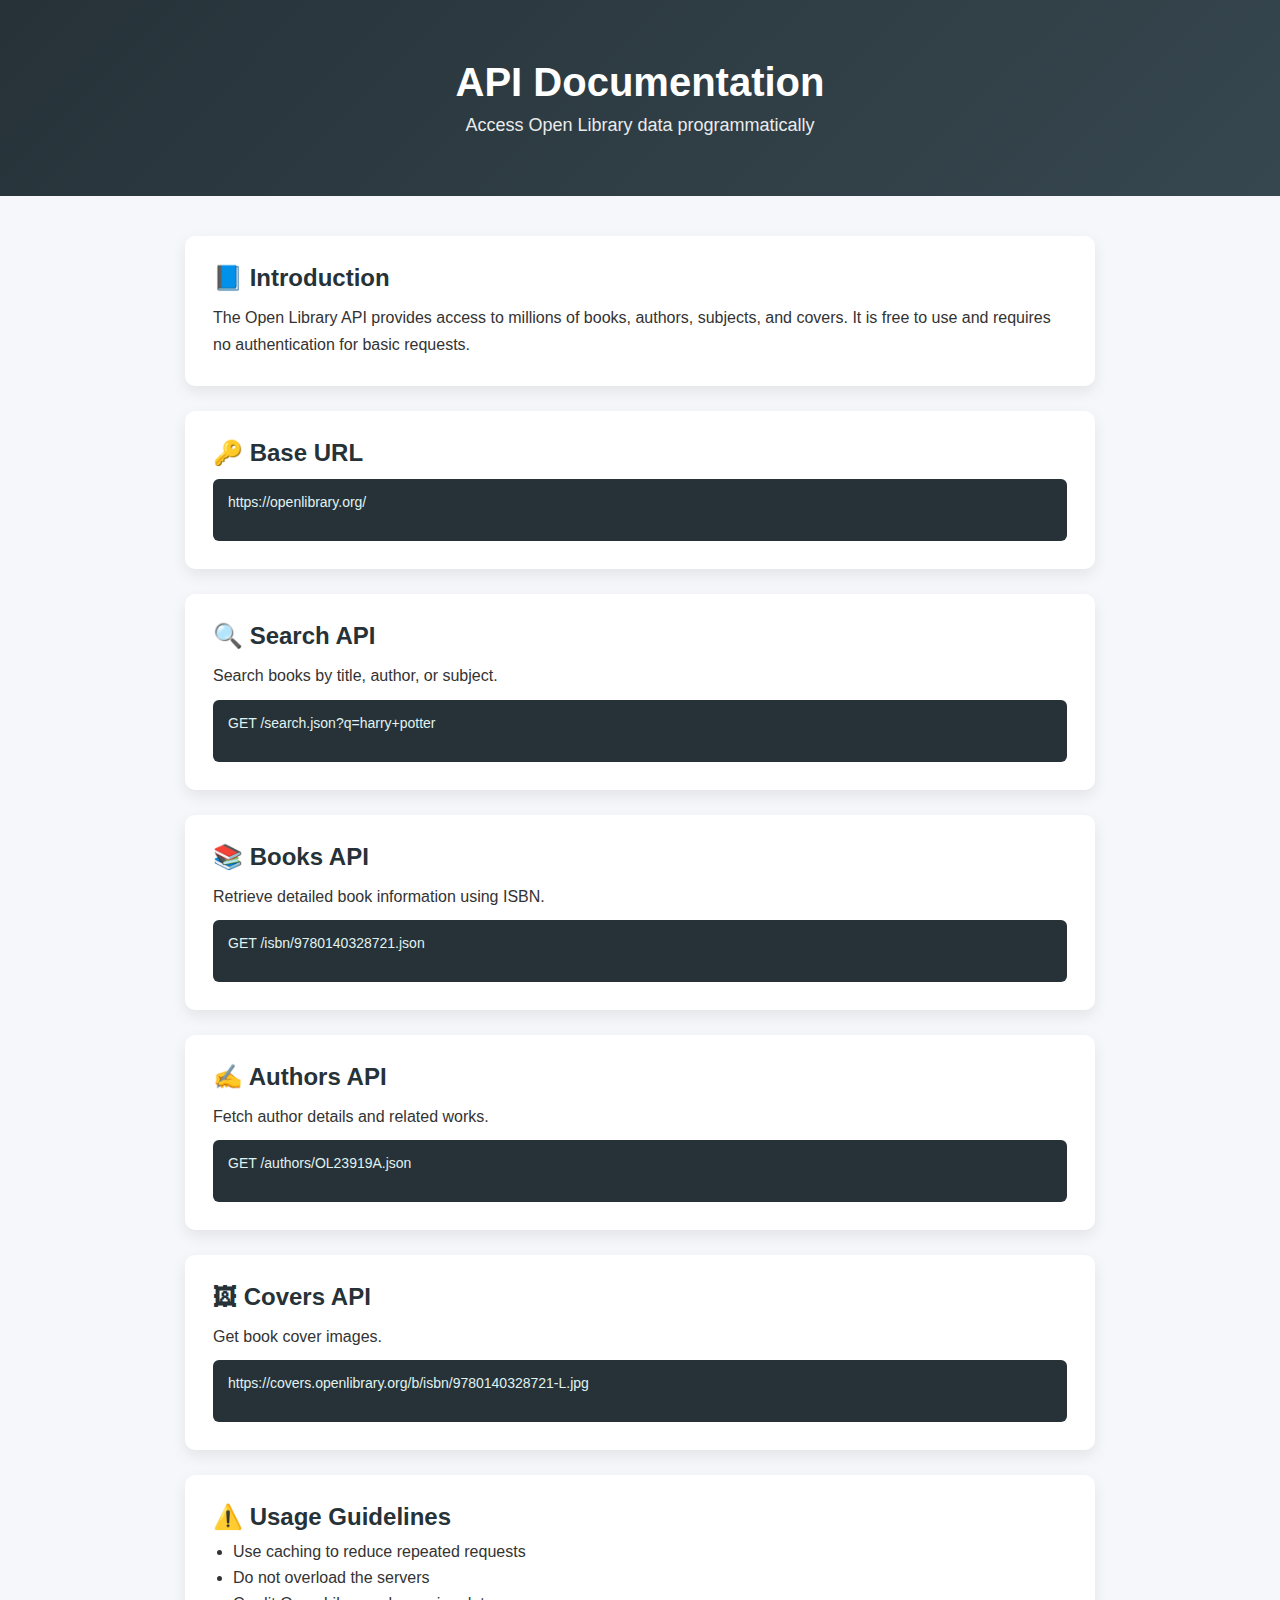
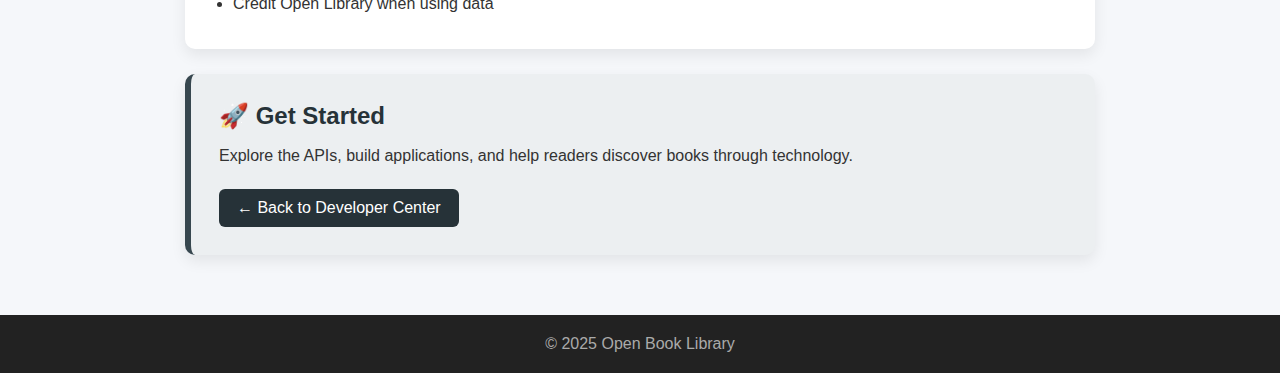
<file: api-docs.html>
<!DOCTYPE html>
<html lang="en">
<head>
  <meta charset="UTF-8">
  <title>API Documentation – Open Library</title>
  <meta name="viewport" content="width=device-width, initial-scale=1.0">
  <link rel="stylesheet" href="api-docs.css">
</head>
<body>

<!-- HEADER -->
<header class="api-header">
  <h1>API Documentation</h1>
  <p>Access Open Library data programmatically</p>
</header>

<!-- CONTENT -->
<main class="api-container">

  <section class="api-card">
    <h2>📘 Introduction</h2>
    <p>
      The Open Library API provides access to millions of books, authors,
      subjects, and covers. It is free to use and requires no authentication
      for basic requests.
    </p>
  </section>

  <section class="api-card">
    <h2>🔑 Base URL</h2>
    <pre>
https://openlibrary.org/
    </pre>
  </section>

  <section class="api-card">
    <h2>🔍 Search API</h2>
    <p>Search books by title, author, or subject.</p>
    <pre>
GET /search.json?q=harry+potter
    </pre>
  </section>

  <section class="api-card">
    <h2>📚 Books API</h2>
    <p>Retrieve detailed book information using ISBN.</p>
    <pre>
GET /isbn/9780140328721.json
    </pre>
  </section>

  <section class="api-card">
    <h2>✍️ Authors API</h2>
    <p>Fetch author details and related works.</p>
    <pre>
GET /authors/OL23919A.json
    </pre>
  </section>

  <section class="api-card">
    <h2>🖼 Covers API</h2>
    <p>Get book cover images.</p>
    <pre>
https://covers.openlibrary.org/b/isbn/9780140328721-L.jpg
    </pre>
  </section>

  <section class="api-card">
    <h2>⚠️ Usage Guidelines</h2>
    <ul>
      <li>Use caching to reduce repeated requests</li>
      <li>Do not overload the servers</li>
      <li>Credit Open Library when using data</li>
    </ul>
  </section>

  <section class="api-card highlight">
    <h2>🚀 Get Started</h2>
    <p>
      Explore the APIs, build applications, and help readers discover books
      through technology.
    </p>
    <a href="developer.html" class="back-btn">← Back to Developer Center</a>
  </section>

</main>

<!-- FOOTER -->
<footer class="api-footer">
  <p>© 2025 Open Book Library</p>
</footer>

</body>
</html>
</file>
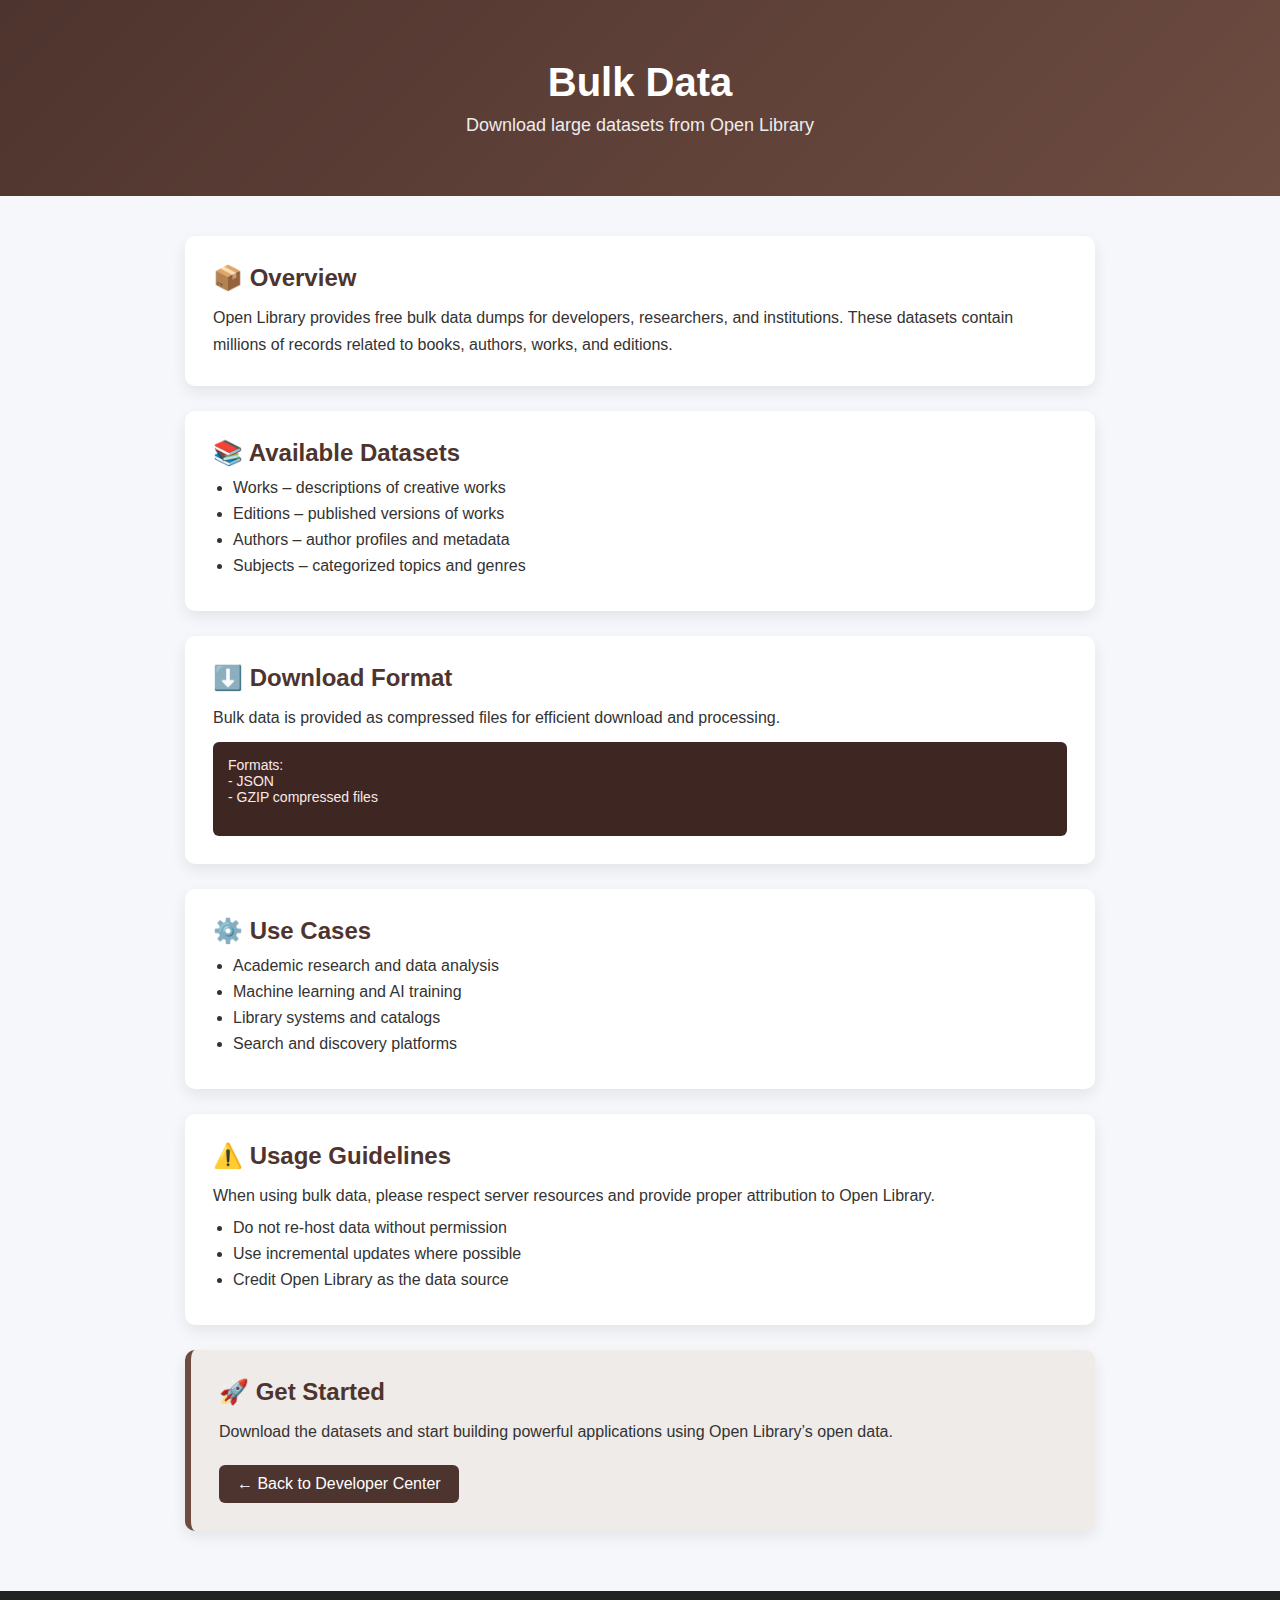
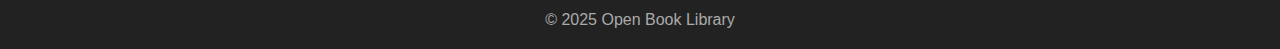
<file: bulk-data.html>
<!DOCTYPE html>
<html lang="en">
<head>
  <meta charset="UTF-8">
  <title>Bulk Data – Open Library</title>
  <meta name="viewport" content="width=device-width, initial-scale=1.0">
  <link rel="stylesheet" href="bulk-data.css">
</head>
<body>

<!-- HEADER -->
<header class="bulk-header">
  <h1>Bulk Data</h1>
  <p>Download large datasets from Open Library</p>
</header>

<!-- CONTENT -->
<main class="bulk-container">

  <section class="bulk-card">
    <h2>📦 Overview</h2>
    <p>
      Open Library provides free bulk data dumps for developers, researchers,
      and institutions. These datasets contain millions of records related to
      books, authors, works, and editions.
    </p>
  </section>

  <section class="bulk-card">
    <h2>📚 Available Datasets</h2>
    <ul>
      <li>Works – descriptions of creative works</li>
      <li>Editions – published versions of works</li>
      <li>Authors – author profiles and metadata</li>
      <li>Subjects – categorized topics and genres</li>
    </ul>
  </section>

  <section class="bulk-card">
    <h2>⬇️ Download Format</h2>
    <p>
      Bulk data is provided as compressed files for efficient download
      and processing.
    </p>
    <pre>
Formats:
- JSON
- GZIP compressed files
    </pre>
  </section>

  <section class="bulk-card">
    <h2>⚙️ Use Cases</h2>
    <ul>
      <li>Academic research and data analysis</li>
      <li>Machine learning and AI training</li>
      <li>Library systems and catalogs</li>
      <li>Search and discovery platforms</li>
    </ul>
  </section>

  <section class="bulk-card">
    <h2>⚠️ Usage Guidelines</h2>
    <p>
      When using bulk data, please respect server resources and
      provide proper attribution to Open Library.
    </p>
    <ul>
      <li>Do not re-host data without permission</li>
      <li>Use incremental updates where possible</li>
      <li>Credit Open Library as the data source</li>
    </ul>
  </section>

  <section class="bulk-card highlight">
    <h2>🚀 Get Started</h2>
    <p>
      Download the datasets and start building powerful applications
      using Open Library’s open data.
    </p>
    <a href="developer.html" class="back-btn">← Back to Developer Center</a>
  </section>

</main>

<!-- FOOTER -->
<footer class="bulk-footer">
  <p>© 2025 Open Book Library</p>
</footer>

</body>
</html>
</file>
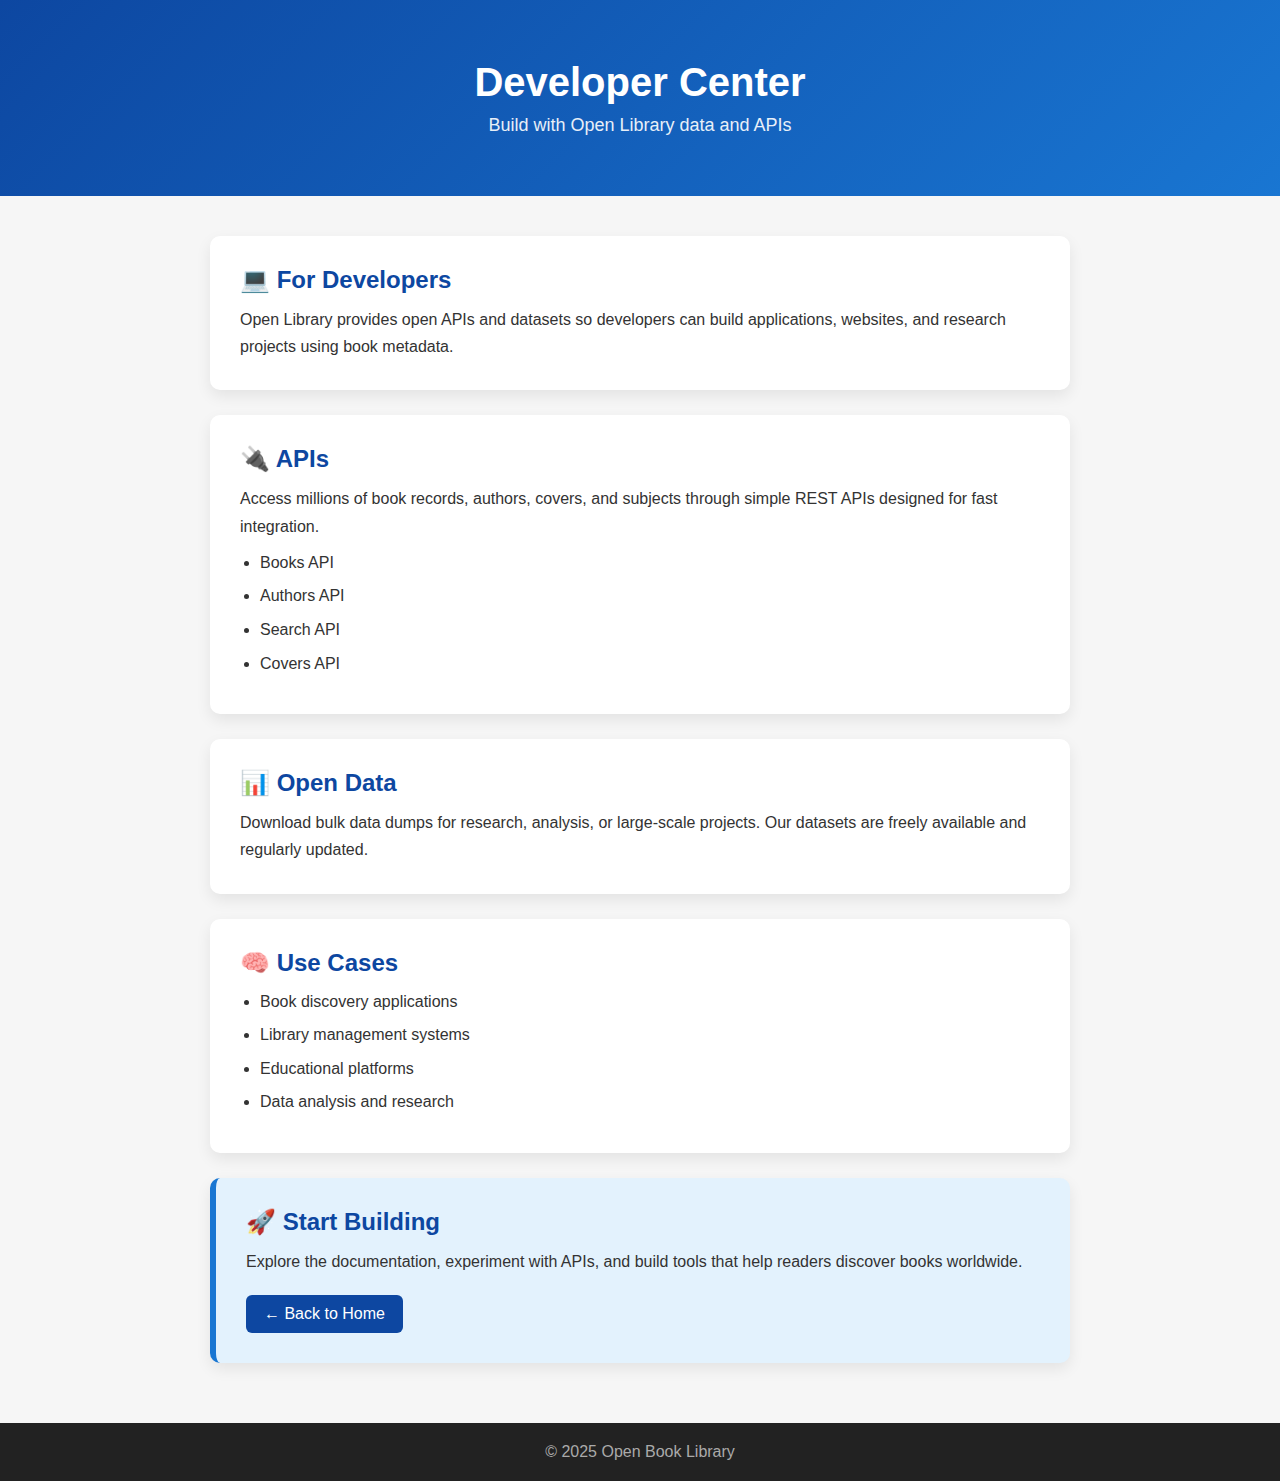
<file: developer.html>
<!DOCTYPE html>
<html lang="en">
<head>
  <meta charset="UTF-8">
  <title>Developer Center – Open Library</title>
  <meta name="viewport" content="width=device-width, initial-scale=1.0">
  <link rel="stylesheet" href="developer.css">
</head>
<body>

<!-- HEADER -->
<header class="developer-header">
  <h1>Developer Center</h1>
  <p>Build with Open Library data and APIs</p>
</header>

<!-- CONTENT -->
<main class="developer-container">

  <section class="developer-card">
    <h2>💻 For Developers</h2>
    <p>
      Open Library provides open APIs and datasets so developers can build
      applications, websites, and research projects using book metadata.
    </p>
  </section>

  <section class="developer-card">
    <h2>🔌 APIs</h2>
    <p>
      Access millions of book records, authors, covers, and subjects through
      simple REST APIs designed for fast integration.
    </p>
    <ul>
      <li>Books API</li>
      <li>Authors API</li>
      <li>Search API</li>
      <li>Covers API</li>
    </ul>
  </section>

  <section class="developer-card">
    <h2>📊 Open Data</h2>
    <p>
      Download bulk data dumps for research, analysis, or large-scale projects.
      Our datasets are freely available and regularly updated.
    </p>
  </section>

  <section class="developer-card">
    <h2>🧠 Use Cases</h2>
    <ul>
      <li>Book discovery applications</li>
      <li>Library management systems</li>
      <li>Educational platforms</li>
      <li>Data analysis and research</li>
    </ul>
  </section>

  <section class="developer-card highlight">
    <h2>🚀 Start Building</h2>
    <p>
      Explore the documentation, experiment with APIs, and build tools
      that help readers discover books worldwide.
    </p>
    <a href="index.html" class="back-btn">← Back to Home</a>
  </section>

</main>

<!-- FOOTER -->
<footer class="developer-footer">
  <p>© 2025 Open Book Library</p>
</footer>

</body>
</html>
</file>
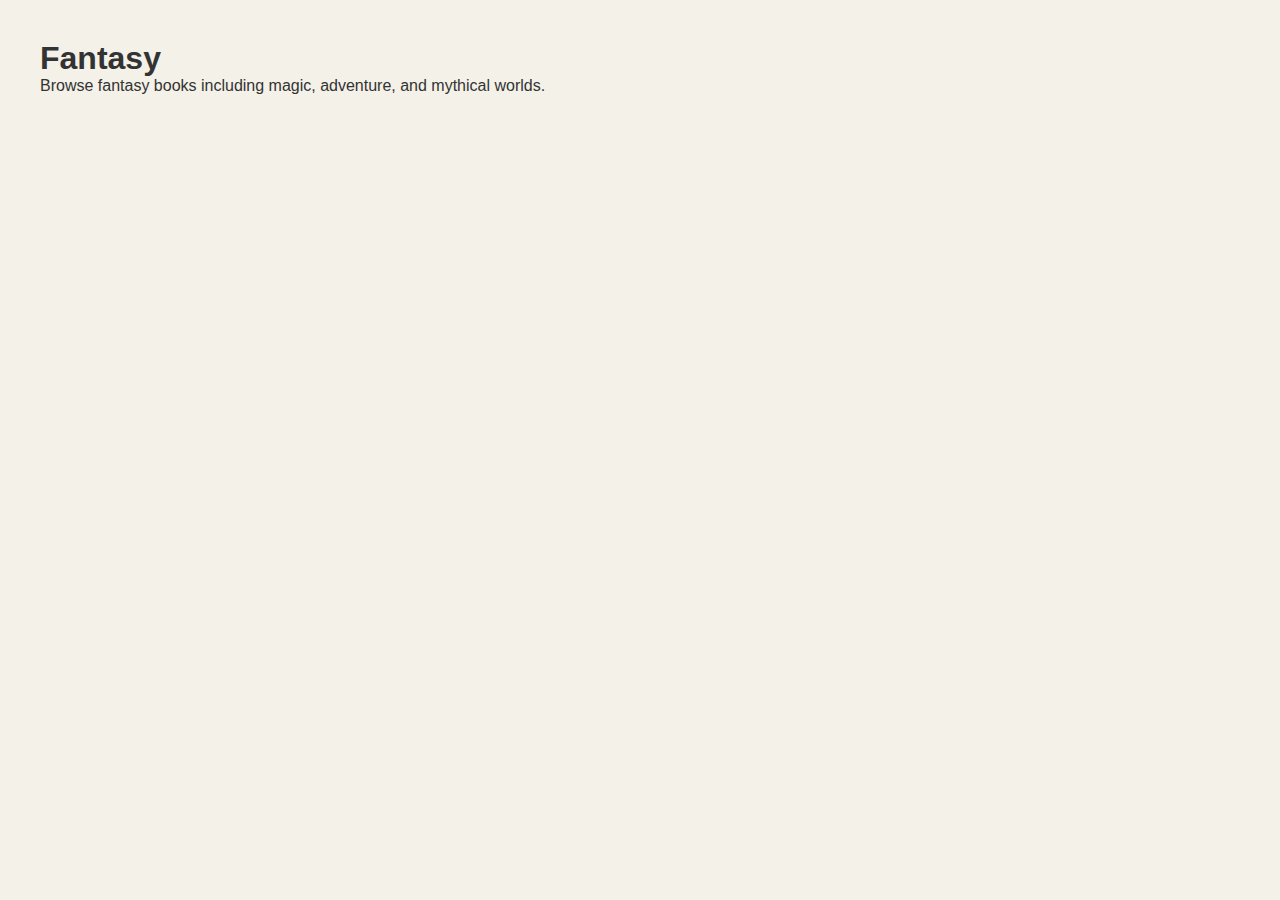
<file: fantasy.html>
<!DOCTYPE html>
<html lang="en">
<head>
  <meta charset="UTF-8">
  <title>Fantasy Books</title>
  <link rel="stylesheet" href="../style.css">
</head>
<body>

  <main style="padding:40px">
    <h1>Fantasy</h1>
    <p>Browse fantasy books including magic, adventure, and mythical worlds.</p>
  </main>

</body>
</html>
</file>
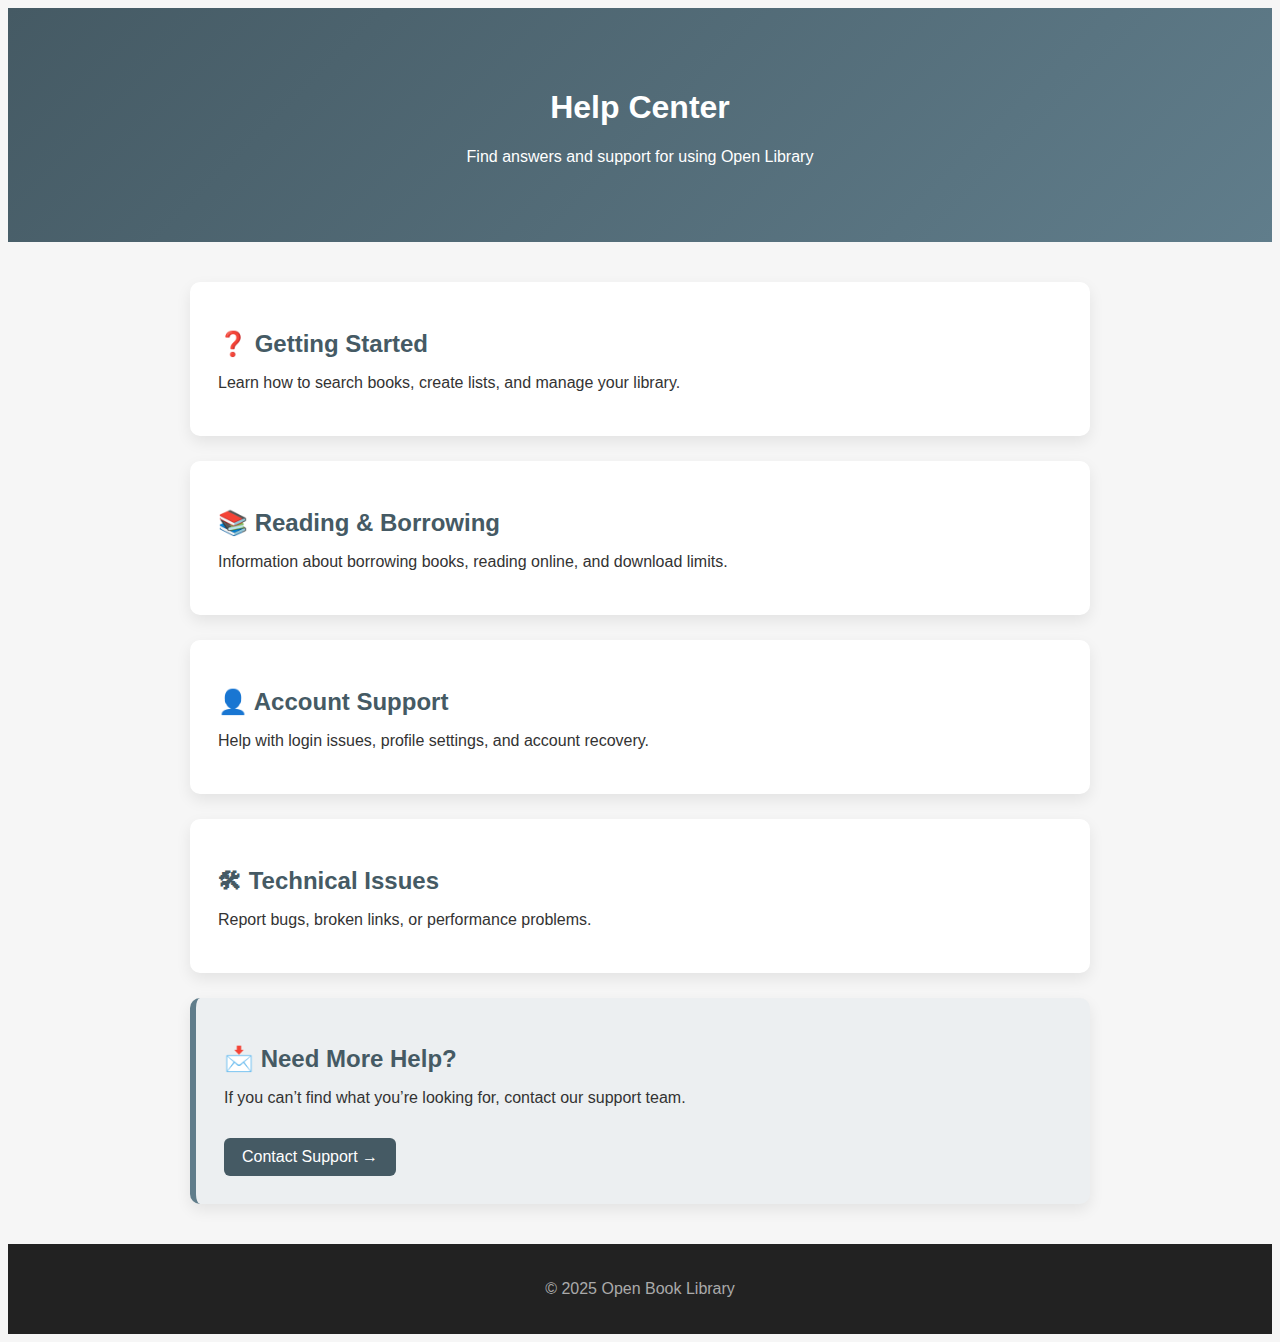
<file: help.html>
<!DOCTYPE html>
<html lang="en">
<head>
  <meta charset="UTF-8">
  <title>Help Center – Open Library</title>
  <meta name="viewport" content="width=device-width, initial-scale=1.0">
  <link rel="stylesheet" href="help.css">
</head>
<body>

<header class="help-header">
  <h1>Help Center</h1>
  <p>Find answers and support for using Open Library</p>
</header>

<main class="help-container">

  <section class="help-card">
    <h2>❓ Getting Started</h2>
    <p>
      Learn how to search books, create lists, and manage your library.
    </p>
  </section>

  <section class="help-card">
    <h2>📚 Reading & Borrowing</h2>
    <p>
      Information about borrowing books, reading online, and download limits.
    </p>
  </section>

  <section class="help-card">
    <h2>👤 Account Support</h2>
    <p>
      Help with login issues, profile settings, and account recovery.
    </p>
  </section>

  <section class="help-card">
    <h2>🛠 Technical Issues</h2>
    <p>
      Report bugs, broken links, or performance problems.
    </p>
  </section>

  <section class="help-card highlight">
    <h2>📩 Need More Help?</h2>
    <p>
      If you can’t find what you’re looking for, contact our support team.
    </p>
    <a href="contact.html" class="back-btn">Contact Support →</a>
  </section>

</main>

<footer class="help-footer">
  <p>© 2025 Open Book Library</p>
</footer>

</body>
</html>
</file>
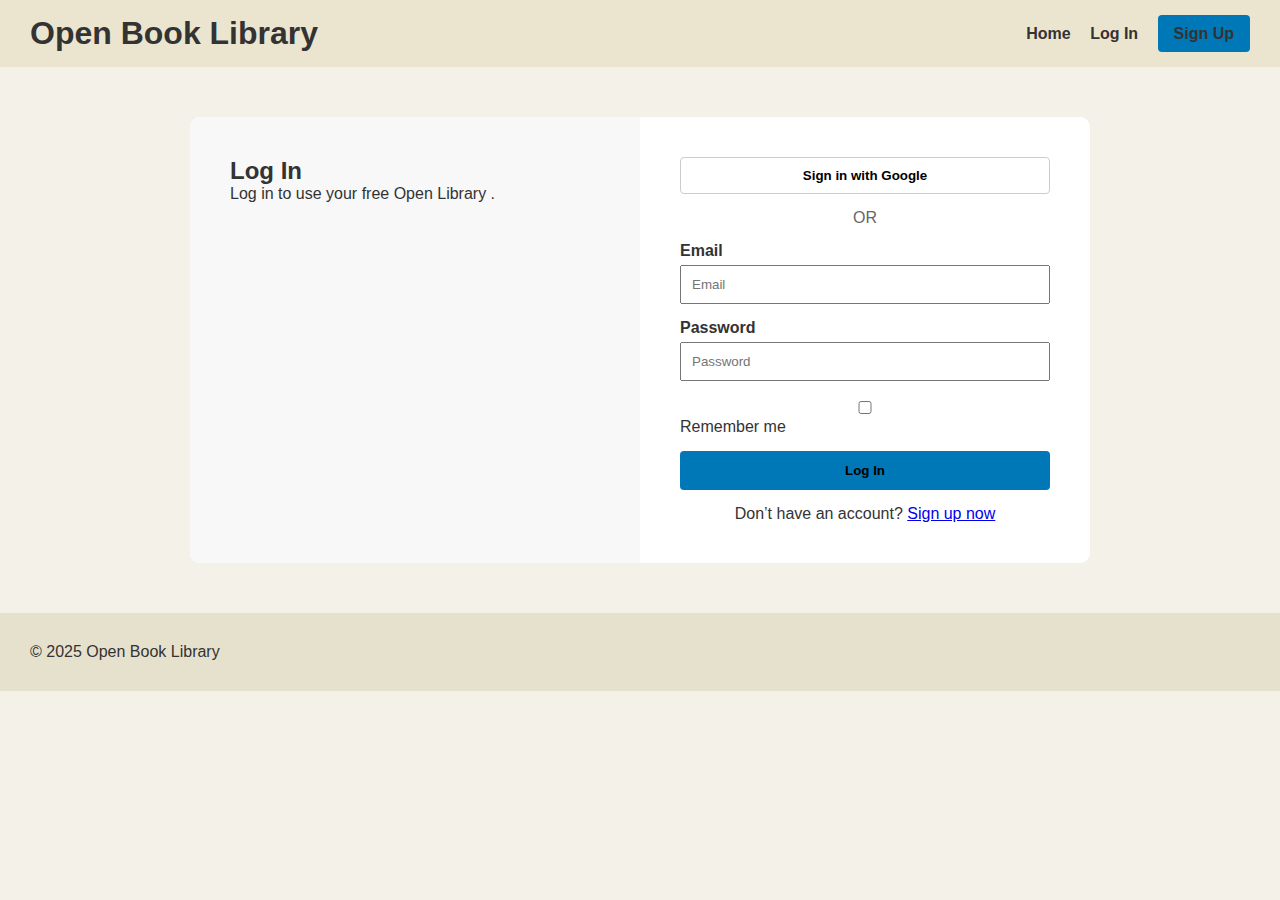
<file: login.html>
<!DOCTYPE html>
<html lang="en">
<head>
  <meta charset="UTF-8">
  <title>Log In | Open Book Library</title>
  <meta name="viewport" content="width=device-width, initial-scale=1.0">
  <link rel="stylesheet" href="style.css">
</head>
<body>

  <!-- HEADER -->
  <header class="header">
    <h1>Open Book Library</h1>
    <nav>
      <a href="index.html">Home</a>
      <a href="login.html" class="active">Log In</a>
      <a href="signup.html" class="signup-btn">Sign Up</a>

    </nav>
  </header>

  <!-- LOGIN CONTAINER -->
  <section class="login-wrapper">
    <div class="login-box">

      <!-- LEFT TEXT -->
      <div class="login-info">
        <h2>Log In</h2>
        <p>
          Log in to use your free Open Library .
        </p>
      </div>

      <!-- RIGHT FORM -->
      <div class="login-form">
        <button class="google-btn">Sign in with Google</button>

        <p class="or">OR</p>

        <label>Email</label>
        <input type="email" placeholder="Email">

        <label>Password</label>
        <input type="password" placeholder="Password">

        <div class="remember">
          <input type="checkbox">
          <span>Remember me</span>
        </div>

        <button class="login-submit">Log In</button>

        <p class="signup-text">
          Don’t have an account?
          <a href="signup.html">Sign up now</a>
        </p>
      </div>

    </div>
  </section>

  <!-- FOOTER -->
  <footer class="footer">
    <p>© 2025 Open Book Library</p>
  </footer>

</body>
</html>
</file>
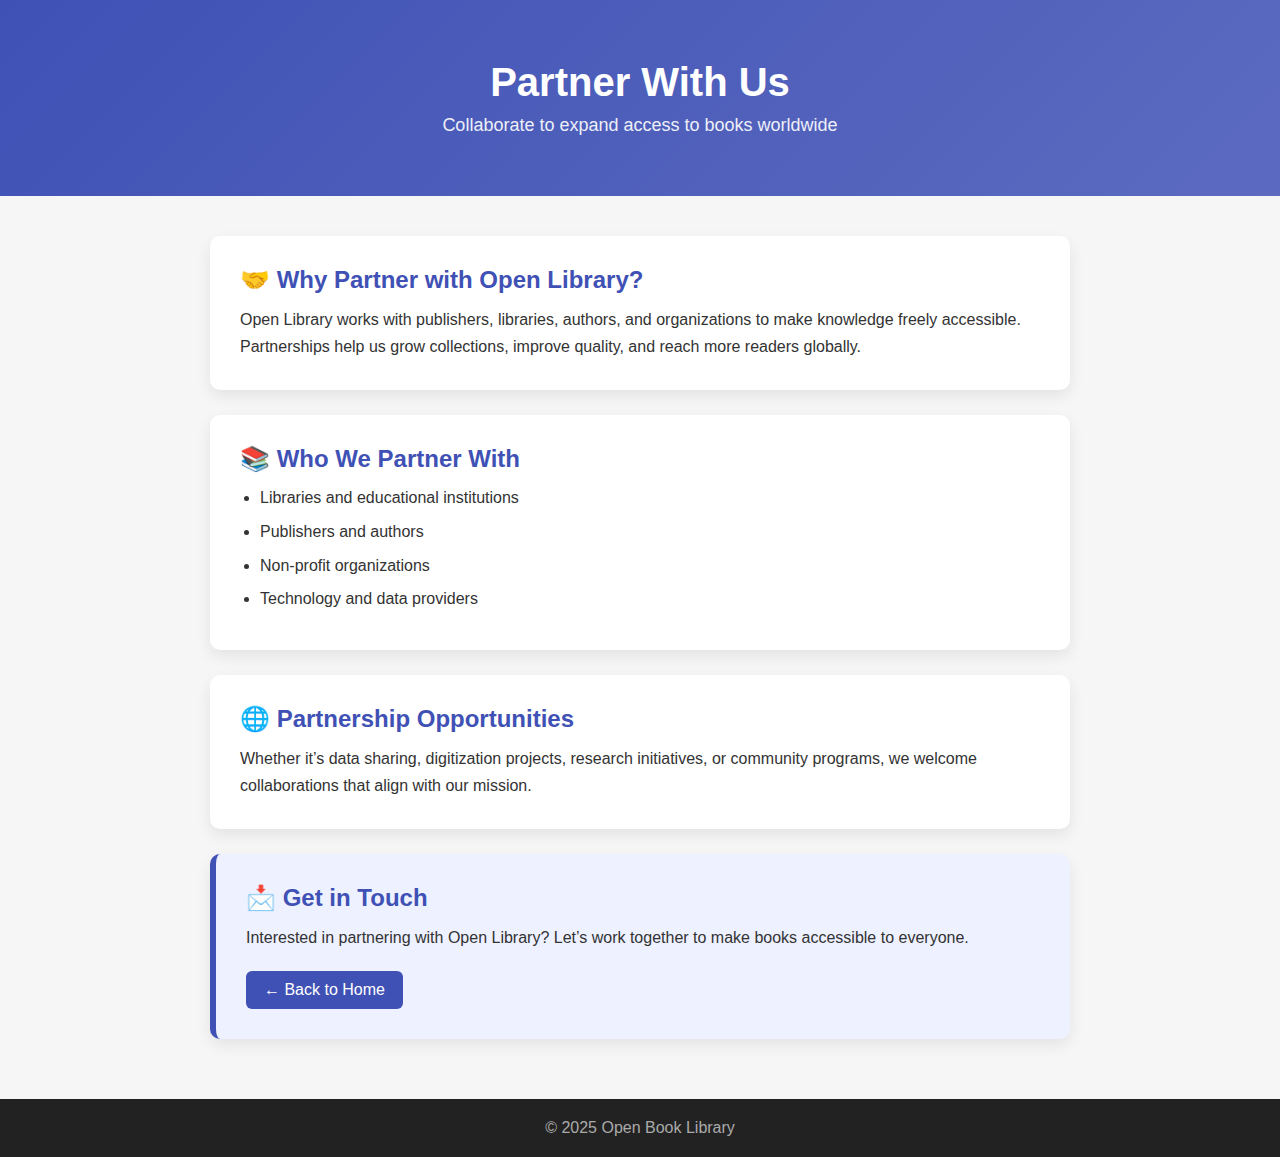
<file: partner.html>
<!DOCTYPE html>
<html lang="en">
<head>
  <meta charset="UTF-8">
  <title>Partner With Us – Open Library</title>
  <meta name="viewport" content="width=device-width, initial-scale=1.0">
  <link rel="stylesheet" href="partner.css">
</head>
<body>

<!-- HEADER -->
<header class="partner-header">
  <h1>Partner With Us</h1>
  <p>Collaborate to expand access to books worldwide</p>
</header>

<!-- CONTENT -->
<main class="partner-container">

  <section class="partner-card">
    <h2>🤝 Why Partner with Open Library?</h2>
    <p>
      Open Library works with publishers, libraries, authors, and organizations
      to make knowledge freely accessible. Partnerships help us grow collections,
      improve quality, and reach more readers globally.
    </p>
  </section>

  <section class="partner-card">
    <h2>📚 Who We Partner With</h2>
    <ul>
      <li>Libraries and educational institutions</li>
      <li>Publishers and authors</li>
      <li>Non-profit organizations</li>
      <li>Technology and data providers</li>
    </ul>
  </section>

  <section class="partner-card">
    <h2>🌐 Partnership Opportunities</h2>
    <p>
      Whether it’s data sharing, digitization projects, research initiatives,
      or community programs, we welcome collaborations that align with our mission.
    </p>
  </section>

  <section class="partner-card highlight">
    <h2>📩 Get in Touch</h2>
    <p>
      Interested in partnering with Open Library?
      Let’s work together to make books accessible to everyone.
    </p>
    <a href="index.html" class="back-btn">← Back to Home</a>
  </section>

</main>

<!-- FOOTER -->
<footer class="partner-footer">
  <p>© 2025 Open Book Library</p>
</footer>

</body>
</html>
</file>
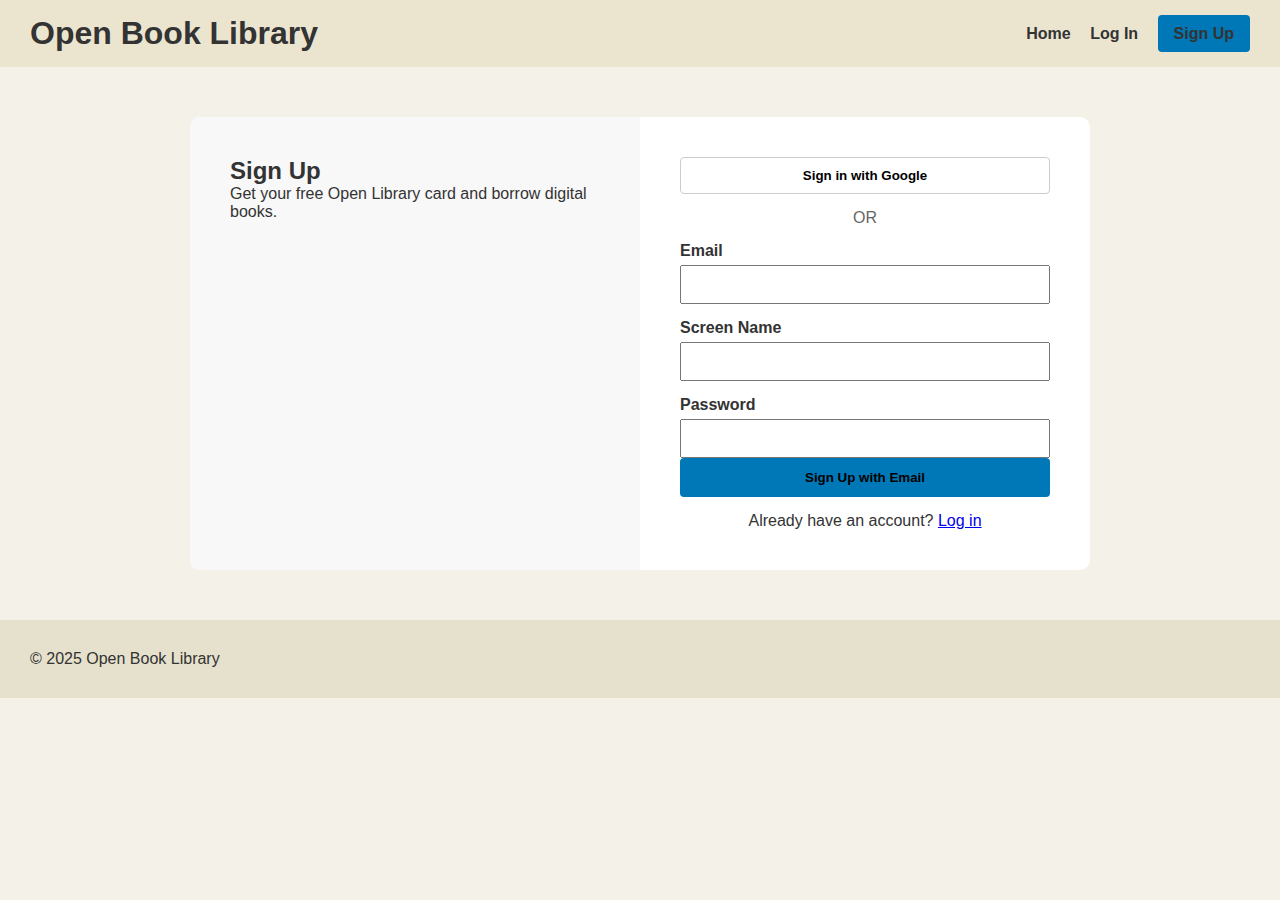
<file: signup.html>
<!DOCTYPE html>
<html lang="en">
<head>
  <meta charset="UTF-8">
  <title>Sign Up | Open Book Library</title>
  <meta name="viewport" content="width=device-width, initial-scale=1.0">
  <link rel="stylesheet" href="style.css">
</head>
<body>

<header class="header">
  <h1>Open Book Library</h1>
  <nav>
    <a href="index.html">Home</a>
    <a href="login.html">Log In</a>
    <a href="signup.html" class="signup-btn">Sign Up</a>
  </nav>
</header>

<section class="login-wrapper">
  <div class="login-box">

    <!-- LEFT -->
    <div class="login-info">
      <h2>Sign Up</h2>
      <p>
        Get your free Open Library card and borrow digital books.
      </p>
    </div>

    <!-- RIGHT -->
    <div class="login-form">

      <button class="google-btn">Sign in with Google</button>
      <p class="or">OR</p>

      <label>Email</label>
      <input type="email">

      <label>Screen Name</label>
      <input type="text">

      <label>Password</label>
      <input type="password">

      <button class="login-submit">Sign Up with Email</button>

      <p class="signup-text">
        Already have an account?
        <a href="login.html">Log in</a>
      </p>

    </div>
  </div>
</section>

<footer class="footer">
  <p>© 2025 Open Book Library</p>
</footer>

</body>
</html>
</file>
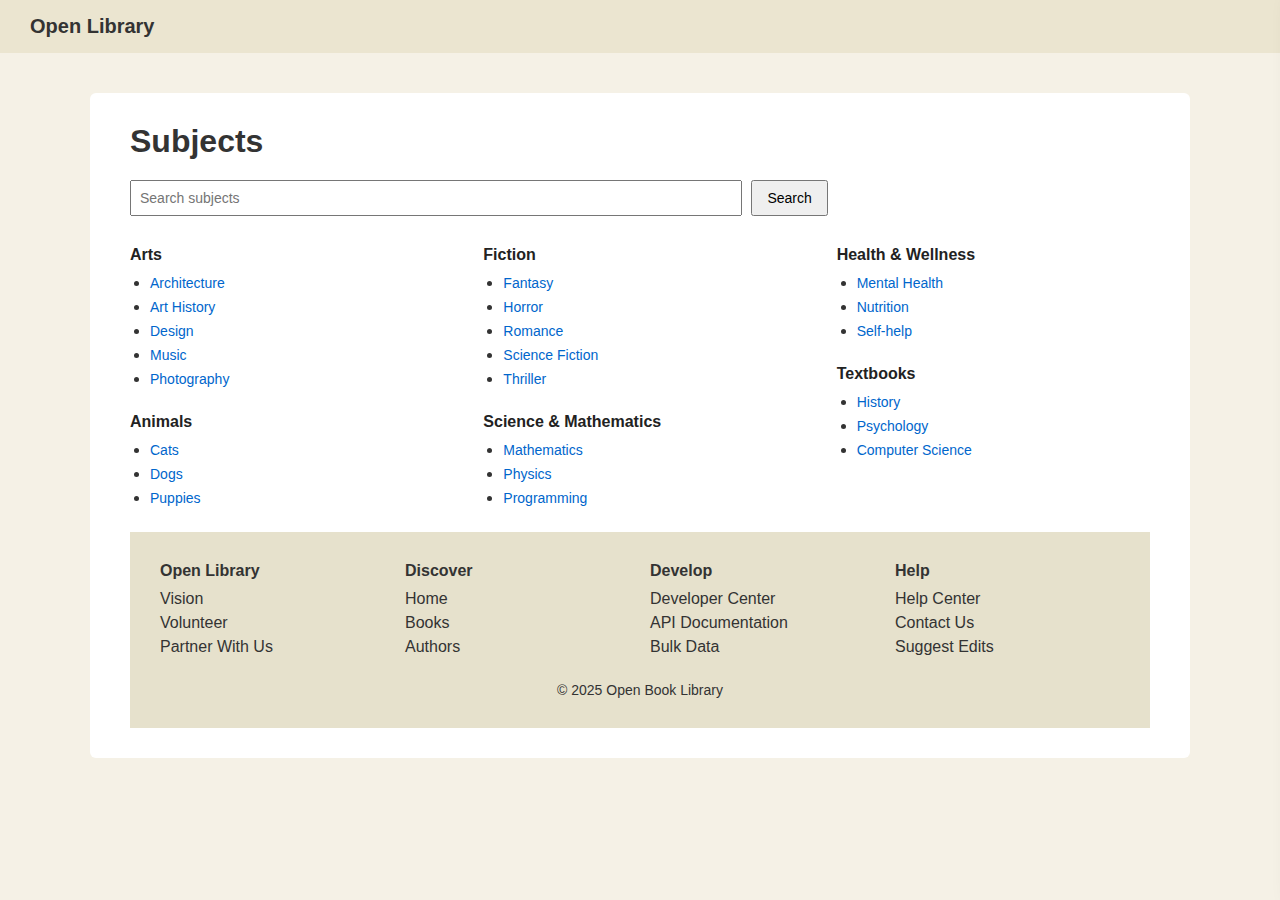
<file: subject.html>
<!DOCTYPE html>
<html lang="en">
<head>
  <meta charset="UTF-8">
  <title>Subjects | Open Library</title>
  <meta name="viewport" content="width=device-width, initial-scale=1.0">

  <!-- Common styles -->
  <link rel="stylesheet" href="style.css">

  <!-- Subject page styles -->
  <link rel="stylesheet" href="subject.css">
</head>
<body>

  <!-- HEADER (same as other pages) -->
  <header class="header">
    <div class="header-left">
      <span class="header-title">Open Library</span>
    </div>
  </header>

  <!-- MAIN CONTENT -->
  <main class="subjects-container">

    <div class="subjects-header">
      <h1>Subjects</h1>
    </div>

    <!-- SEARCH -->
    <div class="subject-search">
      <input type="text" placeholder="Search subjects">
      <button>Search</button>
    </div>

    <!-- SUBJECT LIST -->
    <section class="subjects-grid">

      <!-- COLUMN 1 -->
      <div class="subject-column">
        <h3>Arts</h3>
        <ul>
          <li><a href="architecture.html">Architecture</a></li>
          <li><a href="art-history.html">Art History</a></li>
          <li><a href="design.html">Design</a></li>
          <li><a href="music.html">Music</a></li>
          <li><a href="photography.html">Photography</a></li>
        </ul>

        <h3>Animals</h3>
        <ul>
          <li><a href="cats.html">Cats</a></li>
          <li><a href="dogs.html">Dogs</a></li>
          <li><a href="puppies.html">Puppies</a></li>
        </ul>
      </div>

      <!-- COLUMN 2 -->
      <div class="subject-column">
        <h3>Fiction</h3>
        <ul>
          <li><a href="fantasy.html">Fantasy</a></li>
          <li><a href="horror.html">Horror</a></li>
          <li><a href="romance.html">Romance</a></li>
          <li><a href="science-fiction.html">Science Fiction</a></li>
          <li><a href="thriller.html">Thriller</a></li>
        </ul>

        <h3>Science & Mathematics</h3>
        <ul>
          <li><a href="mathematics.html">Mathematics</a></li>
          <li><a href="physics.html">Physics</a></li>
          <li><a href="programming.html">Programming</a></li>
        </ul>
      </div>

      <!-- COLUMN 3 -->
      <div class="subject-column">
        <h3>Health & Wellness</h3>
        <ul>
          <li><a href="mental-health.html">Mental Health</a></li>
          <li><a href="nutrition.html">Nutrition</a></li>
          <li><a href="self-help.html">Self-help</a></li>
        </ul>

        <h3>Textbooks</h3>
        <ul>
          <li><a href="history.html">History</a></li>
          <li><a href="psychology.html">Psychology</a></li>
          <li><a href="computer-science.html">Computer Science</a></li>
        </ul>
      </div>
    </section>

    
  <!-- FOOTER -->
  <footer class="footer">
    <div class="footer-grid">
      <div>
        <h4>Open Library</h4>
        <a href="vision.html">Vision</a>
        <a href="volunteer.html">Volunteer</a>
        <a href="partner.html">Partner With Us</a>
      </div>

      <div>
        <h4>Discover</h4>
        <a href="#">Home</a>
        <a href="#">Books</a>
        <a href="#">Authors</a>
      </div>

      <div>
        <h4>Develop</h4>
        <a href="developer.html">Developer Center</a>
        <a href="api-docs.html">API Documentation</a>
        <a href="bulk-data.html">Bulk Data</a>
      </div>

      <div>
        <h4>Help</h4>
        <a href="help-center.html">Help Center</a>
        <a href="contact-us.htm;">Contact Us</a>
        <a href="suggest-edits.html">Suggest Edits</a>
      </div>
    </div>

    <p class="footer-copy">© 2025 Open Book Library</p>
  </footer>

  <!-- RIGHT SIDEBAR -->
<aside class="sidebar sidebar-right">
  <h2 class="sidebar-title">My Open Library</h2>

  <nav class="menu-links">
    <a href="browse.html">Browse</a>
    <a href="subject.html">Subjects</a>
    <a href="trending.html">Trending</a>
    <a href="library_explorer.html">Library Explorer</a>

    <hr>

    <a href="add_book.html">Add a Book</a>
    <a href="community_edits.html">Community Edits</a>

    <hr>

    <a href="help_support.html">Help & Support</a>
    <a href="developer_center.html">Developer Center</a>
  </nav>
</aside>


  </main>

</body>
</html>
</file>
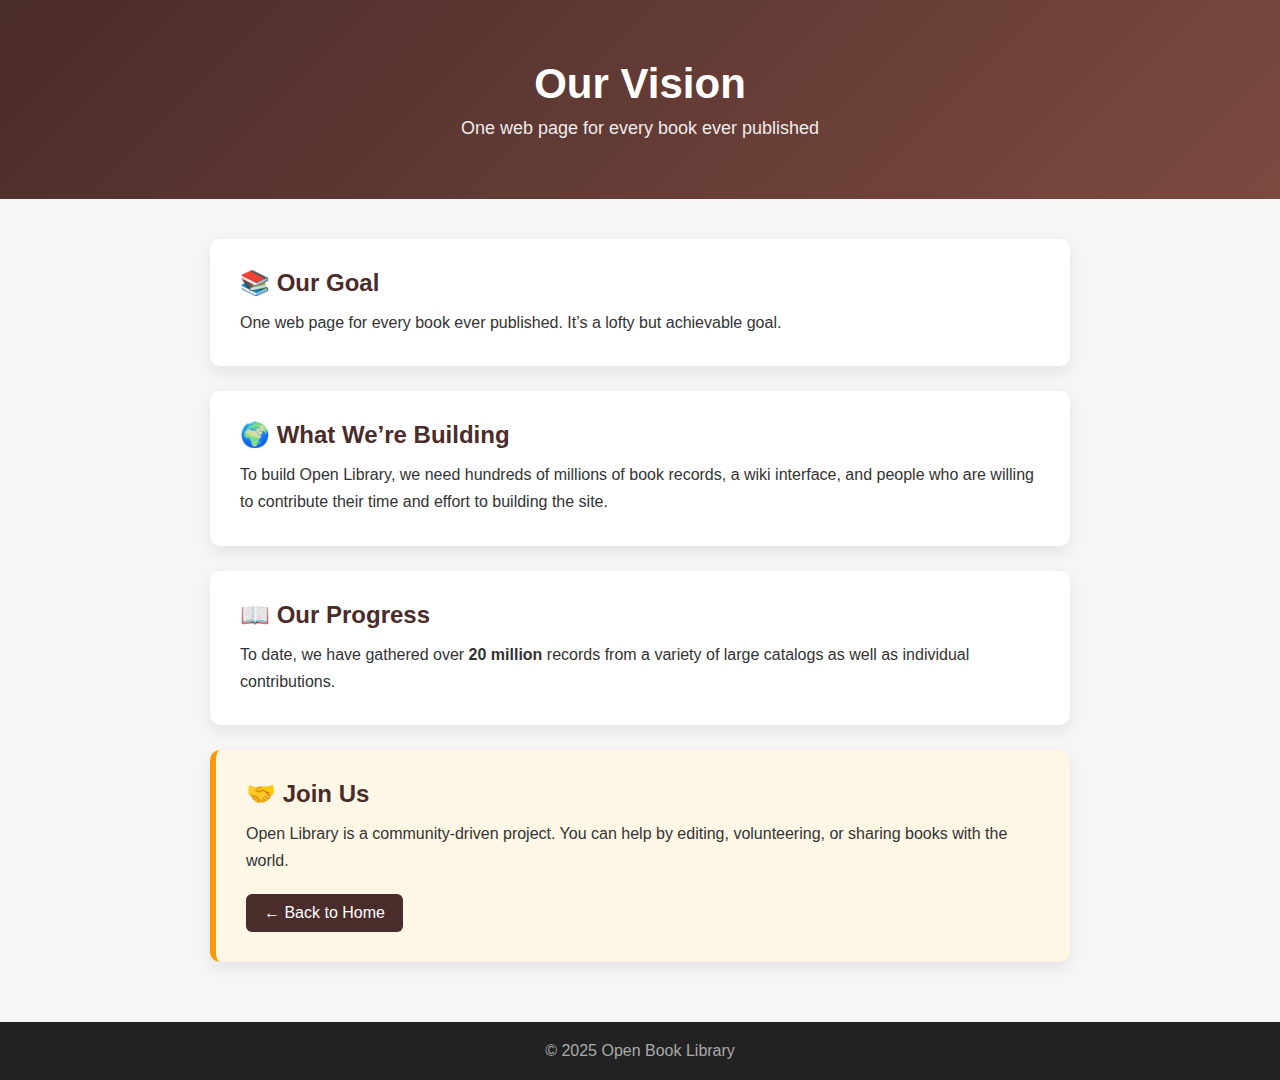
<file: vision.html>
<!DOCTYPE html>
<html lang="en">
<head>
  <meta charset="UTF-8">
  <title>Vision – Open Library</title>
  <meta name="viewport" content="width=device-width, initial-scale=1.0">
  <link rel="stylesheet" href="vision.css">
</head>
<body>

<!-- HEADER -->
<header class="vision-header">
  <h1>Our Vision</h1>
  <p>One web page for every book ever published</p>
</header>

<!-- CONTENT -->
<main class="vision-container">

  <section class="vision-card">
    <h2>📚 Our Goal</h2>
    <p>
      One web page for every book ever published.  
      It’s a lofty but achievable goal.
    </p>
  </section>

  <section class="vision-card">
    <h2>🌍 What We’re Building</h2>
    <p>
      To build Open Library, we need hundreds of millions of book records,
      a wiki interface, and people who are willing to contribute their time
      and effort to building the site.
    </p>
  </section>

  <section class="vision-card">
    <h2>📖 Our Progress</h2>
    <p>
      To date, we have gathered over <strong>20 million</strong> records from
      a variety of large catalogs as well as individual contributions.
    </p>
  </section>

  <section class="vision-card highlight">
    <h2>🤝 Join Us</h2>
    <p>
      Open Library is a community-driven project.  
      You can help by editing, volunteering, or sharing books with the world.
    </p>
    <a href="index.html" class="back-btn">← Back to Home</a>
  </section>

</main>

<!-- FOOTER -->
<footer class="vision-footer">
  <p>© 2025 Open Book Library</p>
</footer>

</body>
</html>
</file>
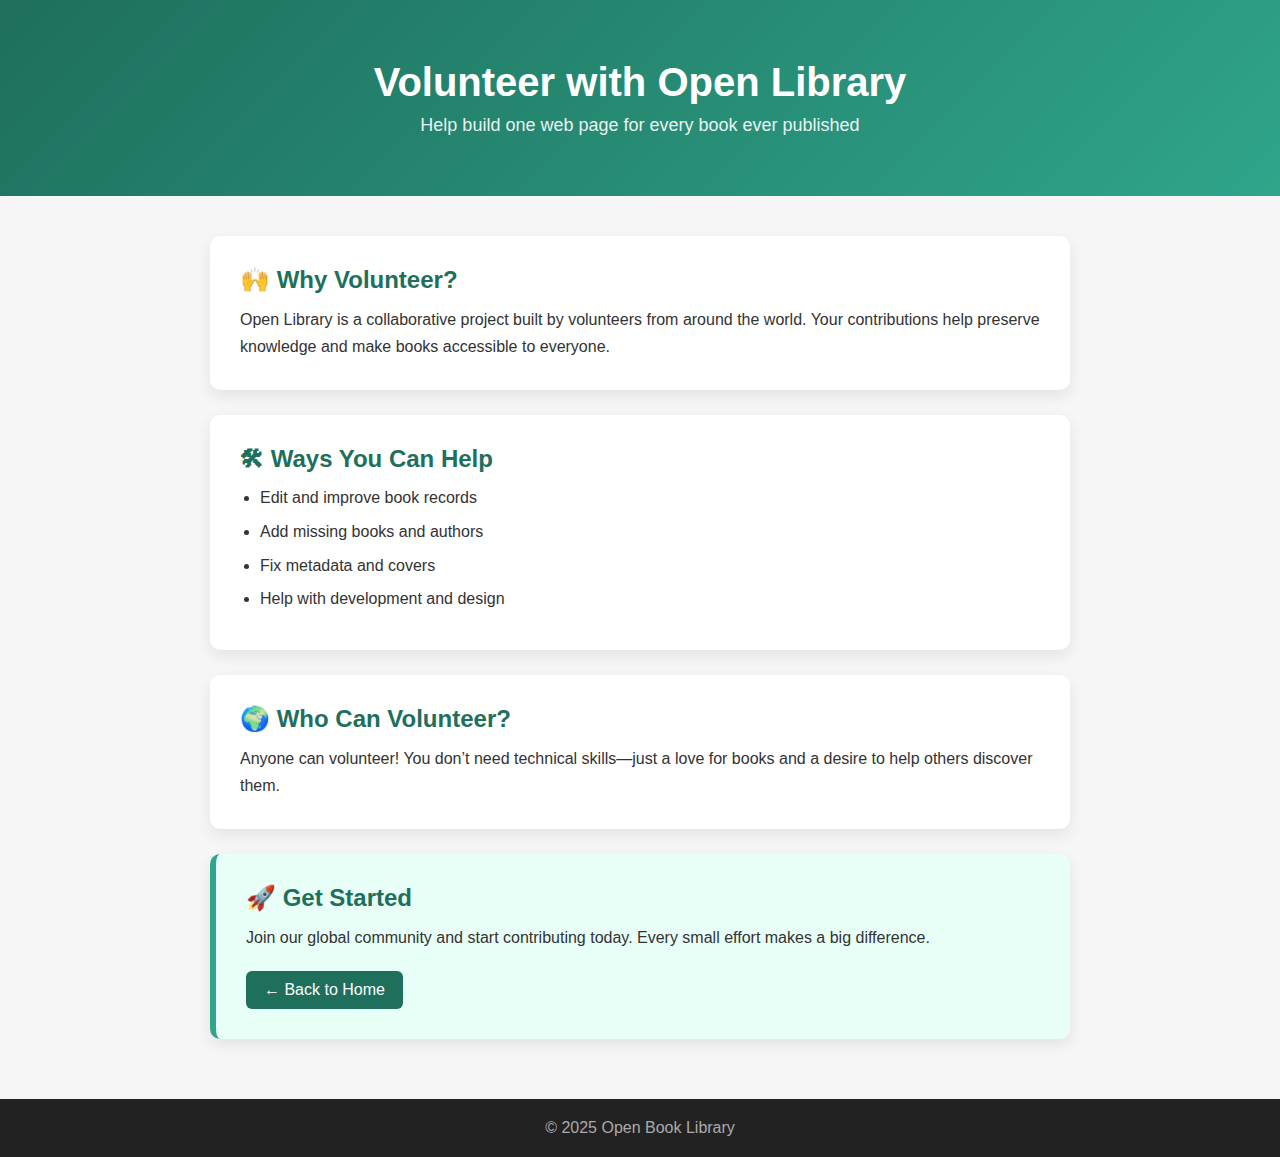
<file: volunteer.html>
<!DOCTYPE html>
<html lang="en">
<head>
  <meta charset="UTF-8">
  <title>Volunteer – Open Library</title>
  <meta name="viewport" content="width=device-width, initial-scale=1.0">
  <link rel="stylesheet" href="volunteer.css">
</head>
<body>

<!-- HEADER -->
<header class="volunteer-header">
  <h1>Volunteer with Open Library</h1>
  <p>Help build one web page for every book ever published</p>
</header>

<!-- CONTENT -->
<main class="volunteer-container">

  <section class="volunteer-card">
    <h2>🙌 Why Volunteer?</h2>
    <p>
      Open Library is a collaborative project built by volunteers from around
      the world. Your contributions help preserve knowledge and make books
      accessible to everyone.
    </p>
  </section>

  <section class="volunteer-card">
    <h2>🛠 Ways You Can Help</h2>
    <ul>
      <li>Edit and improve book records</li>
      <li>Add missing books and authors</li>
      <li>Fix metadata and covers</li>
      <li>Help with development and design</li>
    </ul>
  </section>

  <section class="volunteer-card">
    <h2>🌍 Who Can Volunteer?</h2>
    <p>
      Anyone can volunteer! You don’t need technical skills—just a love
      for books and a desire to help others discover them.
    </p>
  </section>

  <section class="volunteer-card highlight">
    <h2>🚀 Get Started</h2>
    <p>
      Join our global community and start contributing today.
      Every small effort makes a big difference.
    </p>
    <a href="index.html" class="back-btn">← Back to Home</a>
  </section>

</main>

<!-- FOOTER -->
<footer class="volunteer-footer">
  <p>© 2025 Open Book Library</p>
</footer>

</body>
</html>
</file>
<file: api-docs.css>
* {
  margin: 0;
  padding: 0;
  box-sizing: border-box;
  font-family: Arial, sans-serif;
}

body {
  background: #f5f7fa;
  color: #333;
}

/* HEADER */
.api-header {
  background: linear-gradient(135deg, #263238, #37474f);
  color: #fff;
  padding: 60px 20px;
  text-align: center;
}

.api-header h1 {
  font-size: 40px;
  margin-bottom: 10px;
}

.api-header p {
  font-size: 18px;
  opacity: 0.9;
}

/* MAIN */
.api-container {
  max-width: 950px;
  margin: 40px auto;
  padding: 0 20px;
}

.api-card {
  background: #fff;
  padding: 28px;
  border-radius: 10px;
  margin-bottom: 25px;
  box-shadow: 0 6px 15px rgba(0,0,0,0.08);
}

.api-card h2 {
  margin-bottom: 12px;
  color: #263238;
}

.api-card p {
  font-size: 16px;
  line-height: 1.7;
}

/* CODE BLOCKS */
.api-card pre {
  background: #263238;
  color: #e0f2f1;
  padding: 15px;
  border-radius: 6px;
  overflow-x: auto;
  margin-top: 10px;
  font-size: 14px;
}

/* LIST */
.api-card ul {
  margin-left: 20px;
  margin-top: 10px;
}

.api-card ul li {
  margin-bottom: 8px;
}

/* HIGHLIGHT */
.api-card.highlight {
  background: #eceff1;
  border-left: 6px solid #37474f;
}

/* BUTTON */
.back-btn {
  display: inline-block;
  margin-top: 20px;
  text-decoration: none;
  background: #263238;
  color: #fff;
  padding: 10px 18px;
  border-radius: 6px;
  transition: 0.3s;
}

.back-btn:hover {
  background: #102027;
}

/* FOOTER */
.api-footer {
  text-align: center;
  padding: 20px;
  background: #222;
  color: #aaa;
  margin-top: 60px;
}
</file>
<file: bulk-data.css>
* {
  margin: 0;
  padding: 0;
  box-sizing: border-box;
  font-family: Arial, sans-serif;
}

body {
  background: #f5f7fa;
  color: #333;
}

/* HEADER */
.bulk-header {
  background: linear-gradient(135deg, #4e342e, #6d4c41);
  color: #fff;
  padding: 60px 20px;
  text-align: center;
}

.bulk-header h1 {
  font-size: 40px;
  margin-bottom: 10px;
}

.bulk-header p {
  font-size: 18px;
  opacity: 0.9;
}

/* MAIN */
.bulk-container {
  max-width: 950px;
  margin: 40px auto;
  padding: 0 20px;
}

.bulk-card {
  background: #fff;
  padding: 28px;
  border-radius: 10px;
  margin-bottom: 25px;
  box-shadow: 0 6px 15px rgba(0,0,0,0.08);
}

.bulk-card h2 {
  margin-bottom: 12px;
  color: #4e342e;
}

.bulk-card p {
  font-size: 16px;
  line-height: 1.7;
}

/* LISTS */
.bulk-card ul {
  margin-left: 20px;
  margin-top: 10px;
}

.bulk-card ul li {
  margin-bottom: 8px;
}

/* CODE / FORMAT */
.bulk-card pre {
  background: #3e2723;
  color: #fbe9e7;
  padding: 15px;
  border-radius: 6px;
  margin-top: 10px;
  font-size: 14px;
}

/* HIGHLIGHT */
.bulk-card.highlight {
  background: #efebe9;
  border-left: 6px solid #6d4c41;
}

/* BUTTON */
.back-btn {
  display: inline-block;
  margin-top: 20px;
  text-decoration: none;
  background: #4e342e;
  color: #fff;
  padding: 10px 18px;
  border-radius: 6px;
  transition: 0.3s;
}

.back-btn:hover {
  background: #3e2723;
}

/* FOOTER */
.bulk-footer {
  text-align: center;
  padding: 20px;
  background: #222;
  color: #aaa;
  margin-top: 60px;
}
</file>
<file: developer.css>
* {
  margin: 0;
  padding: 0;
  box-sizing: border-box;
  font-family: Arial, sans-serif;
}

body {
  background: #f6f6f6;
  color: #333;
}

/* HEADER */
.developer-header {
  background: linear-gradient(135deg, #0d47a1, #1976d2);
  color: #fff;
  padding: 60px 20px;
  text-align: center;
}

.developer-header h1 {
  font-size: 40px;
  margin-bottom: 10px;
}

.developer-header p {
  font-size: 18px;
  opacity: 0.9;
}

/* MAIN */
.developer-container {
  max-width: 900px;
  margin: 40px auto;
  padding: 0 20px;
}

.developer-card {
  background: #fff;
  padding: 30px;
  border-radius: 10px;
  margin-bottom: 25px;
  box-shadow: 0 6px 15px rgba(0,0,0,0.08);
}

.developer-card h2 {
  margin-bottom: 12px;
  color: #0d47a1;
}

.developer-card p {
  font-size: 16px;
  line-height: 1.7;
}

.developer-card ul {
  margin-left: 20px;
  margin-top: 10px;
}

.developer-card ul li {
  margin-bottom: 8px;
  line-height: 1.6;
}

/* HIGHLIGHT */
.developer-card.highlight {
  background: #e3f2fd;
  border-left: 6px solid #1976d2;
}

/* BUTTON */
.back-btn {
  display: inline-block;
  margin-top: 20px;
  text-decoration: none;
  background: #0d47a1;
  color: #fff;
  padding: 10px 18px;
  border-radius: 6px;
  transition: 0.3s;
}

.back-btn:hover {
  background: #08306b;
}

/* FOOTER */
.developer-footer {
  text-align: center;
  padding: 20px;
  background: #222;
  color: #aaa;
  margin-top: 60px;
}
</file>
<file: style.css>
* {
  margin: 0;
  padding: 0;
  box-sizing: border-box;
  font-family: Arial, sans-serif;
}

body {
  background-color: #f4f1e8;
  color: #333;
}

/* HEADER */
.header {
  background: #f4c10a;
  padding: 15px 30px;
  display: flex;
  justify-content: space-between;
  align-items: center;
}

.header nav a {
  margin-left: 15px;
  text-decoration: none;
  color: #333;
  font-weight: bold;
}

/* HERO */
.hero {
  text-align: center;
  padding: 40px 20px;
  background: #fff;
}

/* SECTIONS */
.book-section {
  padding: 30px;
}

.book-section h3 {
  margin-bottom: 15px;
}

/* BOOK ROW */
.book-row {
  display: flex;
  gap: 20px;
  overflow-x: auto;
}

/* BOOK CARD */
.book-card {
  background: #fff;
  padding: 10px;
  min-width: 150px;
  text-align: center;
  border-radius: 6px;
}

.book-card img {
  width: 100%;
  height: 220px;
  object-fit: cover;
  border-radius: 4px;
}

.book-card button {
  margin-top: 10px;
  padding: 8px;
  width: 100%;
  background: #0077b6;
  color: #fff;
  border: none;
  border-radius: 4px;
  cursor: pointer;
}

/* FOOTER */
.footer {
  background: #e6e1cc;
  padding: 30px;
}

.footer-grid {
  display: grid;
  grid-template-columns: repeat(auto-fit, minmax(150px, 1fr));
  gap: 20px;
}

.footer h4 {
  margin-bottom: 10px;
}

.footer a {
  display: block;
  color: #333;
  text-decoration: none;
  margin-bottom: 6px;
}

.footer-copy {
  text-align: center;
  margin-top: 20px;
  font-size: 14px;
}

/* LOGIN PAGE */
.login-wrapper {
  display: flex;
  justify-content: center;
  padding: 50px 20px;
}

.login-box {
  background: #fff;
  display: flex;
  max-width: 900px;
  width: 100%;
  border-radius: 10px;
  overflow: hidden;
}

.login-info {
  flex: 1;
  padding: 40px;
  background: #f8f8f8;
}

.login-form {
  flex: 1;
  padding: 40px;
}

.login-form label {
  display: block;
  margin-top: 15px;
  font-weight: bold;
}

.login-form input {
  width: 100%;
  padding: 10px;
  margin-top: 5px;
}

.google-btn {
  width: 100%;
  padding: 10px;
  border: 1px solid #ccc;
  background: #fff;
  cursor: pointer;
}

.or {
  text-align: center;
  margin: 15px 0;
  color: #666;
}

.remember {
  margin: 15px 0;
}

.login-submit {
  width: 100%;
  padding: 12px;
  background-color: #0077b6; /* blue box */
  color: #000;              /* black text */
  border: none;
  font-weight: 600;
  cursor: pointer;
  border-radius: 4px;
}

.login-submit:hover {
  background-color: #005f8f;
}


.signup-text {
  text-align: center;
  margin-top: 15px;
}

.google-btn {
  width: 100%;
  padding: 10px;
  border: 1px solid #ccc;
  background: #fff;
  font-weight: 600;
  cursor: pointer;
  border-radius: 4px;
}

.google-btn:hover {
  background: #f3f3f3;
}

.signup-btn {
  background-color: #0077b6;
  color: #000;
  padding: 10px 16px;
  text-decoration: none;
  border-radius: 4px;
  font-weight: 600;
}

.signup-btn:hover {
  background-color: #005f8f;
}

.login-btn {
  background-color: #fff;        /* white background */
  color: #000;                   /* black text */
  padding: 10px 16px;
  text-decoration: none;
  border-radius: 4px;
  font-weight: 600;
  border: 1px solid #ccc;        /* subtle border */
}

.login-btn:hover {
  background-color: #f3f3f3;
}

.nav-actions {
  display: flex;
  align-items: center;
  gap: 14px;
}

/* MENU */
/* Profile/Menu icon in header */
.header-icon {
  width: 40px;
  height: 40px;
  border-radius: 50%;
  cursor: pointer;
  transition: transform 0.2s;
  position: relative;
  top: 12px; /* moves the icon slightly down */
}

.header-icon:hover {
  transform: scale(1.1); /* subtle hover effect */
}

.header {
  background: #ebe5d0;
  padding: 15px 30px;
  display: flex;
  justify-content: space-between;
  align-items: center;
}

/* Logo + header text */
.header-left {
  display: flex;
  align-items: center;
  gap: 10px; /* space between logo and text */
}

.logo {
  width: 75px; /* adjust as needed */
  height: 75px;
}

.header-title {
  font-size: 20px;
  font-weight: bold;
  color: #333;
}

/* Nav on right side (unchanged) */
.nav-actions {
  display: flex;
  align-items: center;
  gap: 12px;
}

/* hide radio buttons */
input[type="radio"] {
  display: none;
}

/* carousel container */
/* hide radios */
input[type="radio"] {
  display: none;
}

/* carousel */
.carousel {
  position: relative;
  overflow: hidden;
}

/* track */
.track {
  display: flex;
  transition: transform 0.6s ease;
}

/* books */
.book-card {
  min-width: 160px;
  margin-right: 20px;
  background: #fff;
  border-radius: 6px;
  text-align: center;
}

/* SLIDE POSITIONS (1 book at a time) */
#s1:checked ~ .carousel .track { transform: translateX(0); }
#s2:checked ~ .carousel .track { transform: translateX(-180px); }
#s3:checked ~ .carousel .track { transform: translateX(-360px); }
#s4:checked ~ .carousel .track { transform: translateX(-540px); }
#s5:checked ~ .carousel .track { transform: translateX(-720px); }

/* arrows */
.arrows {
  position: absolute;
  top: 45%;
  width: 100%;
  display: flex;
  justify-content: space-between;
}

.arrows label {
  background: #fff;
  color: #0077b6;
  font-size: 26px;
  padding: 6px 12px;
  border-radius: 50%;
  cursor: pointer;
  box-shadow: 0 2px 6px rgba(0,0,0,0.2);
}

.read-btn {
  display: block;
  margin-top: 10px;
  padding: 8px;
  width: 100%;
  background: #0077b6;
  color: #fbf8f8;              /* black text as you wanted */
  border: none;
  border-radius: 4px;
  cursor: pointer;
  text-align: center;
  text-decoration: none;
  font-weight: 300;
}


.read-btn:hover {
  background-color: #0290d7; /* darker blue on hover */
  color: #000;
}

.carousel {
  position: relative;
  overflow: hidden;
}

.track {
  display: flex;
  gap: 20px;
  transition: transform 0.5s ease;
}

/* Hide radios */
input[type="radio"] {
  display: none;
}

/* Each click moves ONE BOOK (170px approx) */
#t1:checked ~ .carousel .track,
#c1:checked ~ .carousel .track { transform: translateX(0); }

#t2:checked ~ .carousel .track,
#c2:checked ~ .carousel .track { transform: translateX(-170px); }

#t3:checked ~ .carousel .track,
#c3:checked ~ .carousel .track { transform: translateX(-340px); }

#t4:checked ~ .carousel .track,
#c4:checked ~ .carousel .track { transform: translateX(-510px); }

#t5:checked ~ .carousel .track,
#c5:checked ~ .carousel .track { transform: translateX(-680px); }

/* arrows */
.arrows {
  position: absolute;
  top: 40%;
  width: 100%;
  display: flex;
  justify-content: space-between;
}

.arrows label {
  background: #fff;
  padding: 10px;
  font-size: 22px;
  cursor: pointer;
  border-radius: 50%;
  box-shadow: 0 2px 6px rgba(0,0,0,0.2);
}

* {
  margin: 0;
  padding: 0;
  box-sizing: border-box;
  font-family: Arial, sans-serif;
}

body {
  background: #f4f1e8;
}

/* SIDEBAR */
.sidebar {
  width: 280px;
  height: 100vh;
  background: #fff;
  padding: 24px;
  box-shadow: 2px 0 10px rgba(0,0,0,0.1);
}

.sidebar-title {
  font-size: 20px;
  margin-bottom: 20px;
  font-weight: bold;
}

/* LINKS */
.menu-links a {
  display: block;
  padding: 10px 0;
  text-decoration: none;
  color: #333;
  font-size: 15px;
}

.menu-links a:hover {
  color: #0077b6;
}

/* DIVIDER */
.menu-links hr {
  margin: 15px 0;
  border: none;
  border-top: 1px solid #ddd;
}

/* HEADER SEARCH (CENTER) */
.header-search {
  flex: 1;
  display: flex;
  justify-content: center;
}

.header-search input {
  width: 60%;
  max-width: 420px;
  padding: 10px 16px;
  border-radius: 20px;
  border: 1px solid #ccc;
  font-size: 14px;
  outline: none;
  background: #fff;
}

.header-search input:focus {
  border-color: #0077b6;
}

/* SEARCH BOX */
.header-search {
  flex: 1;
  display: flex;
  justify-content: center;
}

.search-box {
  position: relative;
  width: 60%;
  max-width: 420px;
}

.search-box input {
  width: 100%;
  padding: 10px 40px;   /* space for icons */
  border-radius: 20px;
  border: 1px solid #ccc;
  font-size: 14px;
  outline: none;
}

.search-box input:focus {
  border-color: #0077b6;
}

/* ICONS INSIDE SEARCH */
.search-icon {
  position: absolute;
  top: 50%;
  transform: translateY(-50%);
  width: 18px;
  height: 18px;
  cursor: pointer;
}

.search-icon.left {
  left: 12px;
}

.search-icon.right {
  right: 12px;
}

/* ============================= */
/* RIGHT SIDEBAR OVERLAY MENU */
/* ============================= */

#menu-toggle {
  display: none;
}

/* Overlay */
.menu-overlay {
  position: fixed;
  inset: 0;
  background: rgba(0, 0, 0, 0.45);
  opacity: 0;
  pointer-events: none;
  transition: 0.3s ease;
  z-index: 999;
}

/* Sidebar on RIGHT */
.sidebar-right {
  position: fixed;
  top: 0;
  right: -300px;
  width: 280px;
  height: 100vh;
  background: #fff;
  padding: 24px;
  box-shadow: -4px 0 20px rgba(0,0,0,0.25);
  transition: right 0.35s ease;
  z-index: 1000;
  overflow-y: auto;
}

/* OPEN STATE */
#menu-toggle:checked ~ .menu-overlay {
  opacity: 1;
  pointer-events: auto;
}

#menu-toggle:checked ~ .sidebar-right {
  right: 0;
}

/* Menu hover effect */
.menu-links a {
  border-radius: 6px;
  padding: 10px;
  transition: 0.25s;
}

.menu-links a:hover {
  background: #e0f2fe;
  padding-left: 16px;
}
</file>
<file: help.css>
body { font-family: Arial, sans-serif; background:#f6f6f6; color:#333; }

.help-header {
  background: linear-gradient(135deg,#455a64,#607d8b);
  color:#fff; padding:60px 20px; text-align:center;
}

.help-container {
  max-width:900px; margin:40px auto; padding:0 20px;
}

.help-card {
  background:#fff; padding:28px; margin-bottom:25px;
  border-radius:10px; box-shadow:0 6px 15px rgba(0,0,0,.08);
}

.help-card h2 { color:#455a64; margin-bottom:10px; }

.help-card.highlight {
  background:#eceff1; border-left:6px solid #607d8b;
}

.back-btn {
  display:inline-block; margin-top:15px;
  background:#455a64; color:#fff;
  padding:10px 18px; border-radius:6px;
  text-decoration:none;
}

.help-footer {
  text-align:center; padding:20px; background:#222; color:#aaa;
}
</file>
<file: partner.css>
* {
  margin: 0;
  padding: 0;
  box-sizing: border-box;
  font-family: Arial, sans-serif;
}

body {
  background: #f6f6f6;
  color: #333;
}

/* HEADER */
.partner-header {
  background: linear-gradient(135deg, #3f51b5, #5c6bc0);
  color: #fff;
  padding: 60px 20px;
  text-align: center;
}

.partner-header h1 {
  font-size: 40px;
  margin-bottom: 10px;
}

.partner-header p {
  font-size: 18px;
  opacity: 0.9;
}

/* MAIN CONTENT */
.partner-container {
  max-width: 900px;
  margin: 40px auto;
  padding: 0 20px;
}

.partner-card {
  background: #fff;
  padding: 30px;
  border-radius: 10px;
  margin-bottom: 25px;
  box-shadow: 0 6px 15px rgba(0,0,0,0.08);
}

.partner-card h2 {
  margin-bottom: 12px;
  color: #3f51b5;
}

.partner-card p {
  font-size: 16px;
  line-height: 1.7;
}

.partner-card ul {
  margin-left: 20px;
  margin-top: 10px;
}

.partner-card ul li {
  margin-bottom: 8px;
  line-height: 1.6;
}

/* HIGHLIGHT */
.partner-card.highlight {
  background: #eef1ff;
  border-left: 6px solid #3f51b5;
}

/* BUTTON */
.back-btn {
  display: inline-block;
  margin-top: 20px;
  text-decoration: none;
  background: #3f51b5;
  color: #fff;
  padding: 10px 18px;
  border-radius: 6px;
  transition: 0.3s;
}

.back-btn:hover {
  background: #303f9f;
}

/* FOOTER */
.partner-footer {
  text-align: center;
  padding: 20px;
  background: #222;
  color: #aaa;
  margin-top: 60px;
}
</file>
<file: subject.css>
body {
  background-color: #f5f1e6;
  font-family: Arial, sans-serif;
}

.subjects-container {
  max-width: 1100px;
  margin: 40px auto;
  background: #fff;
  padding: 30px 40px;
  border-radius: 6px;
}

.subjects-header h1 {
  font-size: 32px;
  margin-bottom: 20px;
  color: #333;
}

.subject-search {
  margin-bottom: 30px;
}

.subject-search input {
  width: 60%;
  padding: 8px;
  font-size: 14px;
}

.subject-search button {
  padding: 8px 14px;
  font-size: 14px;
  margin-left: 5px;
  cursor: pointer;
}

.subjects-grid {
  display: grid;
  grid-template-columns: repeat(3, 1fr);
  gap: 40px;
}

.subject-column h3 {
  font-size: 16px;
  margin-bottom: 10px;
  color: #222;
}

.subject-column ul {
  list-style: disc;
  padding-left: 20px;
  margin-bottom: 25px;
}

.subject-column li {
  margin-bottom: 6px;
}

.subject-column a {
  text-decoration: none;
  color: #0066cc;
  font-size: 14px;
}

.subject-column a:hover {
  text-decoration: underline;
}
</file>
<file: vision.css>
* {
  margin: 0;
  padding: 0;
  box-sizing: border-box;
  font-family: Arial, sans-serif;
}

body {
  background: #f6f6f6;
  color: #333;
}

/* HEADER */
.vision-header {
  background: linear-gradient(135deg, #4a2c2a, #7b4a3f);
  color: #fff;
  padding: 60px 20px;
  text-align: center;
}

.vision-header h1 {
  font-size: 42px;
  margin-bottom: 10px;
}

.vision-header p {
  font-size: 18px;
  opacity: 0.9;
}

/* MAIN CONTENT */
.vision-container {
  max-width: 900px;
  margin: 40px auto;
  padding: 0 20px;
}

.vision-card {
  background: #fff;
  padding: 30px;
  border-radius: 10px;
  margin-bottom: 25px;
  box-shadow: 0 6px 15px rgba(0,0,0,0.08);
}

.vision-card h2 {
  margin-bottom: 12px;
  color: #4a2c2a;
}

.vision-card p {
  font-size: 16px;
  line-height: 1.7;
}

/* HIGHLIGHT CARD */
.vision-card.highlight {
  background: #fff7e6;
  border-left: 6px solid #ff9800;
}

/* BUTTON */
.back-btn {
  display: inline-block;
  margin-top: 20px;
  text-decoration: none;
  background: #4a2c2a;
  color: #fff;
  padding: 10px 18px;
  border-radius: 6px;
  transition: 0.3s;
}

.back-btn:hover {
  background: #6a3f3b;
}

/* FOOTER */
.vision-footer {
  text-align: center;
  padding: 20px;
  background: #222;
  color: #aaa;
  margin-top: 60px;
}
</file>
<file: volunteer.css>
* {
  margin: 0;
  padding: 0;
  box-sizing: border-box;
  font-family: Arial, sans-serif;
}

body {
  background: #f6f6f6;
  color: #333;
}

/* HEADER */
.volunteer-header {
  background: linear-gradient(135deg, #1e6f5c, #2fa58a);
  color: #fff;
  padding: 60px 20px;
  text-align: center;
}

.volunteer-header h1 {
  font-size: 40px;
  margin-bottom: 10px;
}

.volunteer-header p {
  font-size: 18px;
  opacity: 0.9;
}

/* MAIN CONTENT */
.volunteer-container {
  max-width: 900px;
  margin: 40px auto;
  padding: 0 20px;
}

.volunteer-card {
  background: #fff;
  padding: 30px;
  border-radius: 10px;
  margin-bottom: 25px;
  box-shadow: 0 6px 15px rgba(0,0,0,0.08);
}

.volunteer-card h2 {
  margin-bottom: 12px;
  color: #1e6f5c;
}

.volunteer-card p {
  font-size: 16px;
  line-height: 1.7;
}

.volunteer-card ul {
  margin-left: 20px;
  margin-top: 10px;
}

.volunteer-card ul li {
  margin-bottom: 8px;
  line-height: 1.6;
}

/* HIGHLIGHT */
.volunteer-card.highlight {
  background: #e8fff7;
  border-left: 6px solid #2fa58a;
}

/* BUTTON */
.back-btn {
  display: inline-block;
  margin-top: 20px;
  text-decoration: none;
  background: #1e6f5c;
  color: #fff;
  padding: 10px 18px;
  border-radius: 6px;
  transition: 0.3s;
}

.back-btn:hover {
  background: #155347;
}

/* FOOTER */
.volunteer-footer {
  text-align: center;
  padding: 20px;
  background: #222;
  color: #aaa;
  margin-top: 60px;
}
</file>
